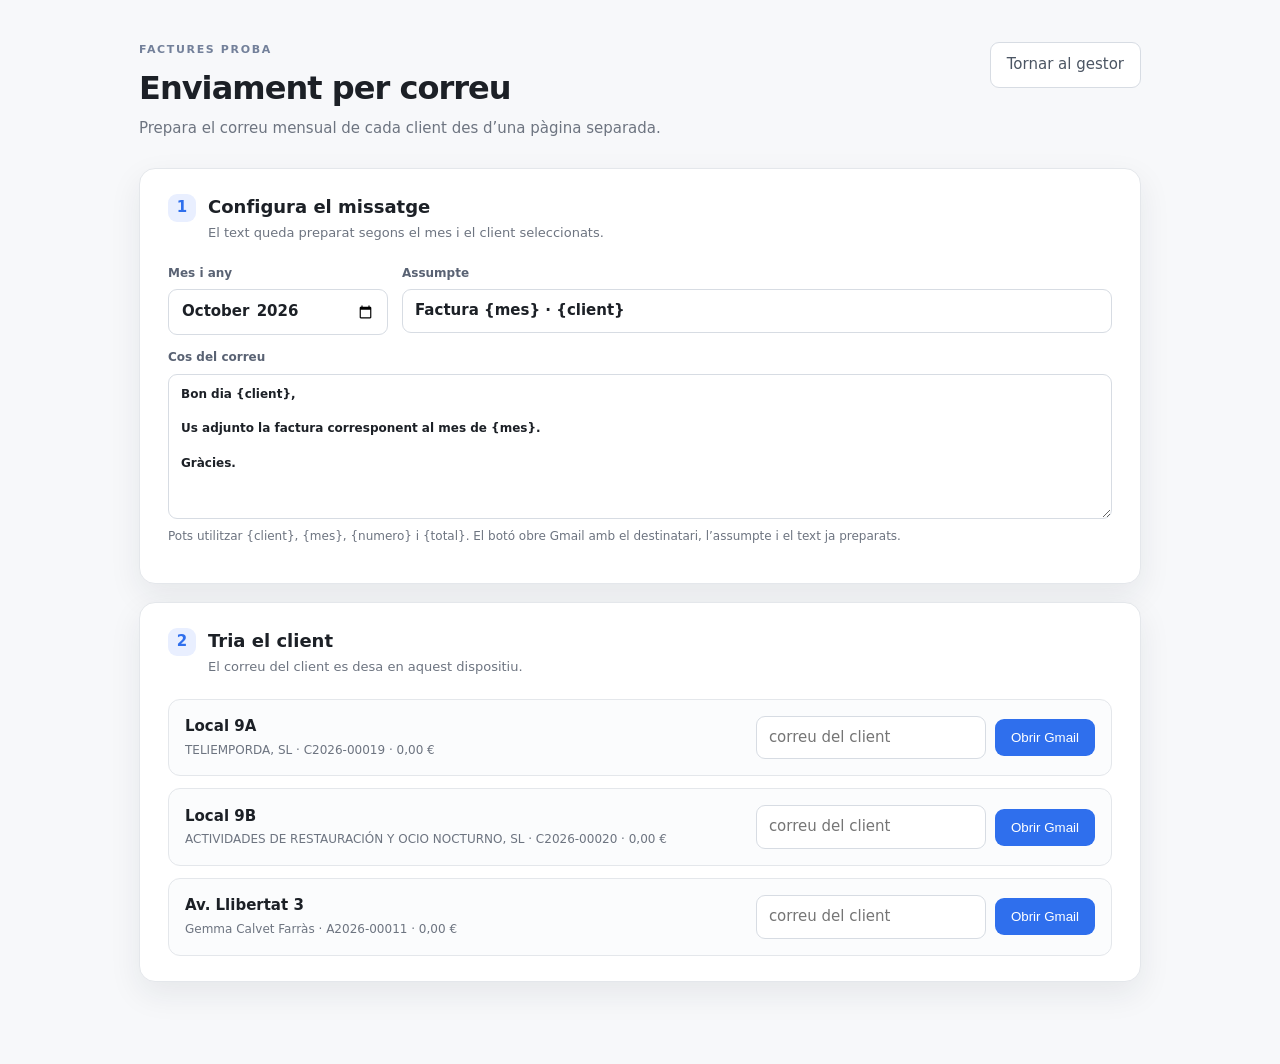
<file: emails.html>
<!doctype html>
<html lang="ca">
<head>
  <meta charset="utf-8">
  <meta name="viewport" content="width=device-width, initial-scale=1">
  <meta name="robots" content="noindex, nofollow, noarchive, nosnippet">
  <title>Enviament de factures per correu</title>
  <link rel="stylesheet" href="styles.css">
  <link rel="stylesheet" href="overrides.css">
</head>
<body>
  <main class="app-shell email-shell">
    <header class="topbar">
      <div>
        <p class="eyebrow">FACTURES PROBA</p>
        <h1>Enviament per correu</h1>
        <p class="subtitle">Prepara el correu mensual de cada client des d’una pàgina separada.</p>
      </div>
      <a class="button secondary mail-link" href="index.html">Tornar al gestor</a>
    </header>

    <section class="card">
      <div class="section-heading"><div><span class="step">1</span><div><h2>Configura el missatge</h2><p>El text queda preparat segons el mes i el client seleccionats.</p></div></div></div>
      <div class="email-settings">
        <label>Mes i any<input id="email-period" type="month" value="2026-10"></label>
        <label>Assumpte<input id="email-subject" value="Factura {mes} · {client}"></label>
      </div>
      <label class="email-body-label">Cos del correu<textarea id="email-body" rows="7">Bon dia {client},

Us adjunto la factura corresponent al mes de {mes}.

Gràcies.</textarea></label>
      <p class="hint">Pots utilitzar {client}, {mes}, {numero} i {total}. El botó obre Gmail amb el destinatari, l’assumpte i el text ja preparats.</p>
    </section>

    <section class="card">
      <div class="section-heading"><div><span class="step">2</span><div><h2>Tria el client</h2><p>El correu del client es desa en aquest dispositiu.</p></div></div></div>
      <div id="email-clients" class="email-client-list"></div>
    </section>
  </main>
  <script src="emails.js?v=1"></script>
</body>
</html>
</file>
<file: styles.css>
:root{--ink:#1c2026;--muted:#6d7480;--line:#e4e7eb;--brand:#1d2939;--accent:#2f6fed;--shadow:0 12px 32px rgba(26,36,52,.08)}*{box-sizing:border-box}body{margin:0;background:#f7f8fa;color:var(--ink);font:15px/1.45 Inter,ui-sans-serif,system-ui,-apple-system,BlinkMacSystemFont,"Segoe UI",sans-serif}.app-shell{max-width:1050px;margin:0 auto;padding:42px 24px 64px}.topbar{display:flex;justify-content:space-between;align-items:flex-start;gap:24px;margin-bottom:28px}.eyebrow{margin:0 0 7px;color:#73809a;font-size:11px;font-weight:800;letter-spacing:.15em}.topbar h1{margin:0;font-size:32px;letter-spacing:-.03em}.subtitle{margin:7px 0 0;color:var(--muted)}.status-pill{margin-top:5px;padding:8px 12px;border:1px solid var(--line);border-radius:999px;background:#fff;color:var(--muted);font-size:12px}.status-pill span{display:inline-block;width:7px;height:7px;margin-right:6px;border-radius:50%;background:#3fba72}.card{margin:0 0 18px;padding:25px 28px;border:1px solid var(--line);border-radius:16px;background:#fff;box-shadow:var(--shadow)}.section-heading>div{display:flex;gap:12px;align-items:flex-start}.section-heading h2{margin:0;font-size:18px}.section-heading p{margin:4px 0 0;color:var(--muted);font-size:13px}.step{display:grid;place-items:center;width:28px;height:28px;border-radius:9px;background:#e9efff;color:var(--accent);font-weight:800}.period-row{display:flex;align-items:flex-end;gap:16px;margin-top:22px}label{display:flex;flex:0 0 240px;flex-direction:column;gap:7px;color:#596273;font-size:12px;font-weight:700}input,textarea{border:1px solid #d7dce3;border-radius:9px;background:#fff;color:var(--ink);font:inherit;outline:none}input{padding:10px 12px;font-size:15px}input:focus,textarea:focus{border-color:var(--accent);box-shadow:0 0 0 3px rgba(47,111,237,.12)}.button{border:0;border-radius:9px;padding:11px 16px;font:700 13px inherit;cursor:pointer;transition:.15s ease}.button:hover{transform:translateY(-1px)}.primary{background:var(--accent);color:#fff}.secondary{border:1px solid #d7dce3;background:#fff;color:#4b5563}.client-grid{display:grid;grid-template-columns:repeat(3,1fr);gap:14px;margin-top:22px}.client-card{padding:18px;border:1px solid var(--line);border-radius:13px;background:#fbfcfd}.client-top{display:flex;align-items:flex-start;justify-content:space-between;gap:10px}.client-card h3{margin:0 0 2px;font-size:15px}.client-check{display:flex;flex:0 0 auto;flex-direction:row;align-items:center;gap:6px;color:#667085;font-size:11px;font-weight:700}.client-check input{accent-color:var(--accent)}.client-card .address{min-height:43px;color:var(--muted);font-size:12px}.invoice-no{margin:14px 0 16px;color:#546174;font:700 12px ui-monospace,SFMono-Regular,Menlo,monospace}.fields{display:grid;grid-template-columns:1fr 1fr;gap:10px}.fields label{flex:auto}.fields input{width:100%}.amounts{display:flex;justify-content:space-between;gap:8px;margin-top:15px;padding-top:12px;border-top:1px solid var(--line);font-size:12px}.amounts strong{font-size:15px}.comments-card textarea{display:block;width:100%;min-height:98px;margin-top:20px;padding:12px 14px;resize:vertical}.attachment-row{display:flex;align-items:center;gap:10px;margin-top:12px;color:var(--muted);font-size:12px}.file-picker{display:inline-flex;flex:0 0 auto;flex-direction:row;align-items:center;gap:8px;padding:8px 11px;border:1px dashed #b6c1d0;border-radius:8px;background:#fbfcfd;color:#445064;cursor:pointer;font-size:12px}.file-picker input{display:none}.attachment-list{display:grid;gap:7px;margin-top:10px}.attachment-item{display:flex;align-items:center;justify-content:space-between;gap:12px;padding:8px 10px;border:1px solid var(--line);border-radius:8px;background:#fbfcfd;font-size:12px}.attachment-name{overflow:hidden;text-overflow:ellipsis;white-space:nowrap}.attachment-remove{border:0;background:none;color:#b24747;cursor:pointer;font-weight:700}.hint{margin-top:9px;color:var(--muted);font-size:12px}.download-bar{display:flex;align-items:center;justify-content:space-between;gap:16px;padding:18px 22px;border-radius:14px;background:var(--brand);color:#fff}.download-bar span{color:#b8c1cf;font-size:13px}.download-actions{display:flex;gap:9px;flex-wrap:wrap}.download-actions .secondary{border-color:#627087;background:transparent;color:#fff}.download-bar .primary{background:#fff;color:var(--brand)}.modal{position:fixed;inset:0;display:grid;place-items:center;padding:20px;background:rgba(15,23,42,.45);z-index:5}.hidden{display:none}.modal-panel{position:relative;width:min(520px,100%);padding:28px;border-radius:16px;background:#fff;box-shadow:0 24px 70px rgba(0,0,0,.22)}.modal-panel h2{margin:0 0 8px}.modal-panel>p:not(.eyebrow){color:var(--muted)}.close{position:absolute;top:13px;right:16px;border:0;background:none;color:#7a8493;font-size:28px;cursor:pointer}.review-list{margin:18px 0;padding:0;list-style:none}.review-list li{display:flex;justify-content:space-between;padding:10px 0;border-bottom:1px solid var(--line);font-size:13px}.review-list li strong{font-size:12px}.modal-actions{display:flex;justify-content:flex-end;gap:10px;margin-top:22px}@media(max-width:760px){.topbar,.download-bar{flex-direction:column}.status-pill{align-self:flex-start}.client-grid{grid-template-columns:1fr}.period-row{align-items:stretch;flex-direction:column}label{flex-basis:auto}.download-bar .button{width:100%}.attachment-row{align-items:flex-start;flex-direction:column}}
</file>
<file: overrides.css>
.ipc-choice{display:flex;justify-content:flex-end;gap:10px;margin-top:24px}.total-field{grid-column:1/-1}.total-field small{font-weight:400;color:var(--muted)}.client-tools{display:flex;justify-content:flex-end;margin-top:18px}.client-edit{margin-top:12px;padding:6px 9px;border:1px solid #d7dce3;border-radius:7px;background:#fff;color:#526071;cursor:pointer;font:700 11px inherit}.client-form{display:grid;grid-template-columns:1fr 1fr;gap:13px 12px;margin-top:20px}.client-form label{flex:auto}.client-form label:nth-of-type(7){grid-column:1/-1}.form-actions{grid-column:1/-1;display:flex;justify-content:flex-end;gap:10px;margin-top:8px}.client-form-panel{max-height:90vh;overflow:auto}html,body{width:100%;max-width:100%;overflow-x:hidden}.app-shell,.card,.client-card{min-width:0}.client-card h3,.client-card .address,.invoice-no,.subtitle{overflow-wrap:anywhere}@media(max-width:760px){.ipc-choice{flex-direction:column}.ipc-choice .button{width:100%}.client-form{grid-template-columns:1fr}.client-form label:nth-of-type(7){grid-column:auto}.form-actions{grid-column:auto}.card{padding:20px 16px}.fields{grid-template-columns:1fr}.download-actions{width:100%;flex-direction:column}.download-actions .button{width:100%}.modal{overflow-y:auto;align-items:start}.modal-panel{margin:auto 0}.client-form-panel{width:100%}}
 .ipc-reference-card{display:flex;align-items:center;justify-content:space-between;gap:24px;background:linear-gradient(135deg,#f7f9ff,#fff);border-color:#dfe7fb}.ipc-reference-copy h2{margin:0;font-size:18px}.ipc-reference-copy p:not(.eyebrow):not(.ipc-source){margin:5px 0 0;color:var(--muted);font-size:13px}.ipc-source{margin:11px 0 0;font-size:11px;color:var(--muted)}.ipc-source a{color:var(--accent);font-weight:700}.ipc-reference-value{min-width:150px;text-align:right}.ipc-reference-value strong{display:block;color:var(--accent);font-size:30px;letter-spacing:-.04em}.ipc-reference-value span{display:block;margin-top:3px;color:var(--muted);font-size:11px}.ipc-reference-value.is-pending strong,.ipc-reference-value.is-error strong{font-size:18px;letter-spacing:0}.ipc-reference-value.is-error strong{color:#9a4b4b}@media(max-width:760px){.ipc-reference-card{align-items:flex-start;flex-direction:column;gap:16px}.ipc-reference-value{min-width:0;text-align:left}.ipc-reference-value strong{font-size:27px}}
.topbar-actions{display:flex;align-items:center;gap:10px}.mail-link{text-decoration:none;white-space:nowrap}@media(max-width:760px){.topbar-actions{width:100%;align-items:flex-start;flex-direction:column}.mail-link{width:100%;text-align:center}}
.email-settings{display:grid;grid-template-columns:220px 1fr;gap:14px;margin-top:22px}.email-body-label{display:flex;max-width:none;margin-top:14px}.email-body-label textarea{width:100%;margin-top:0;padding:11px 12px;resize:vertical}.email-client-list{display:grid;gap:12px;margin-top:22px}.email-client{display:flex;align-items:center;justify-content:space-between;gap:18px;padding:16px;border:1px solid var(--line);border-radius:12px;background:#fbfcfd}.email-client h3{margin:0;font-size:15px}.email-client p{margin:4px 0 0;color:var(--muted);font-size:12px}.email-client-actions{display:flex;align-items:center;gap:9px}.email-client-actions input{min-width:230px}.email-client-actions .button{white-space:nowrap}@media(max-width:760px){.email-settings{grid-template-columns:1fr}.email-client{align-items:stretch;flex-direction:column}.email-client-actions{align-items:stretch;flex-direction:column}.email-client-actions input{min-width:0}.email-client-actions .button{width:100%}}
</file>
